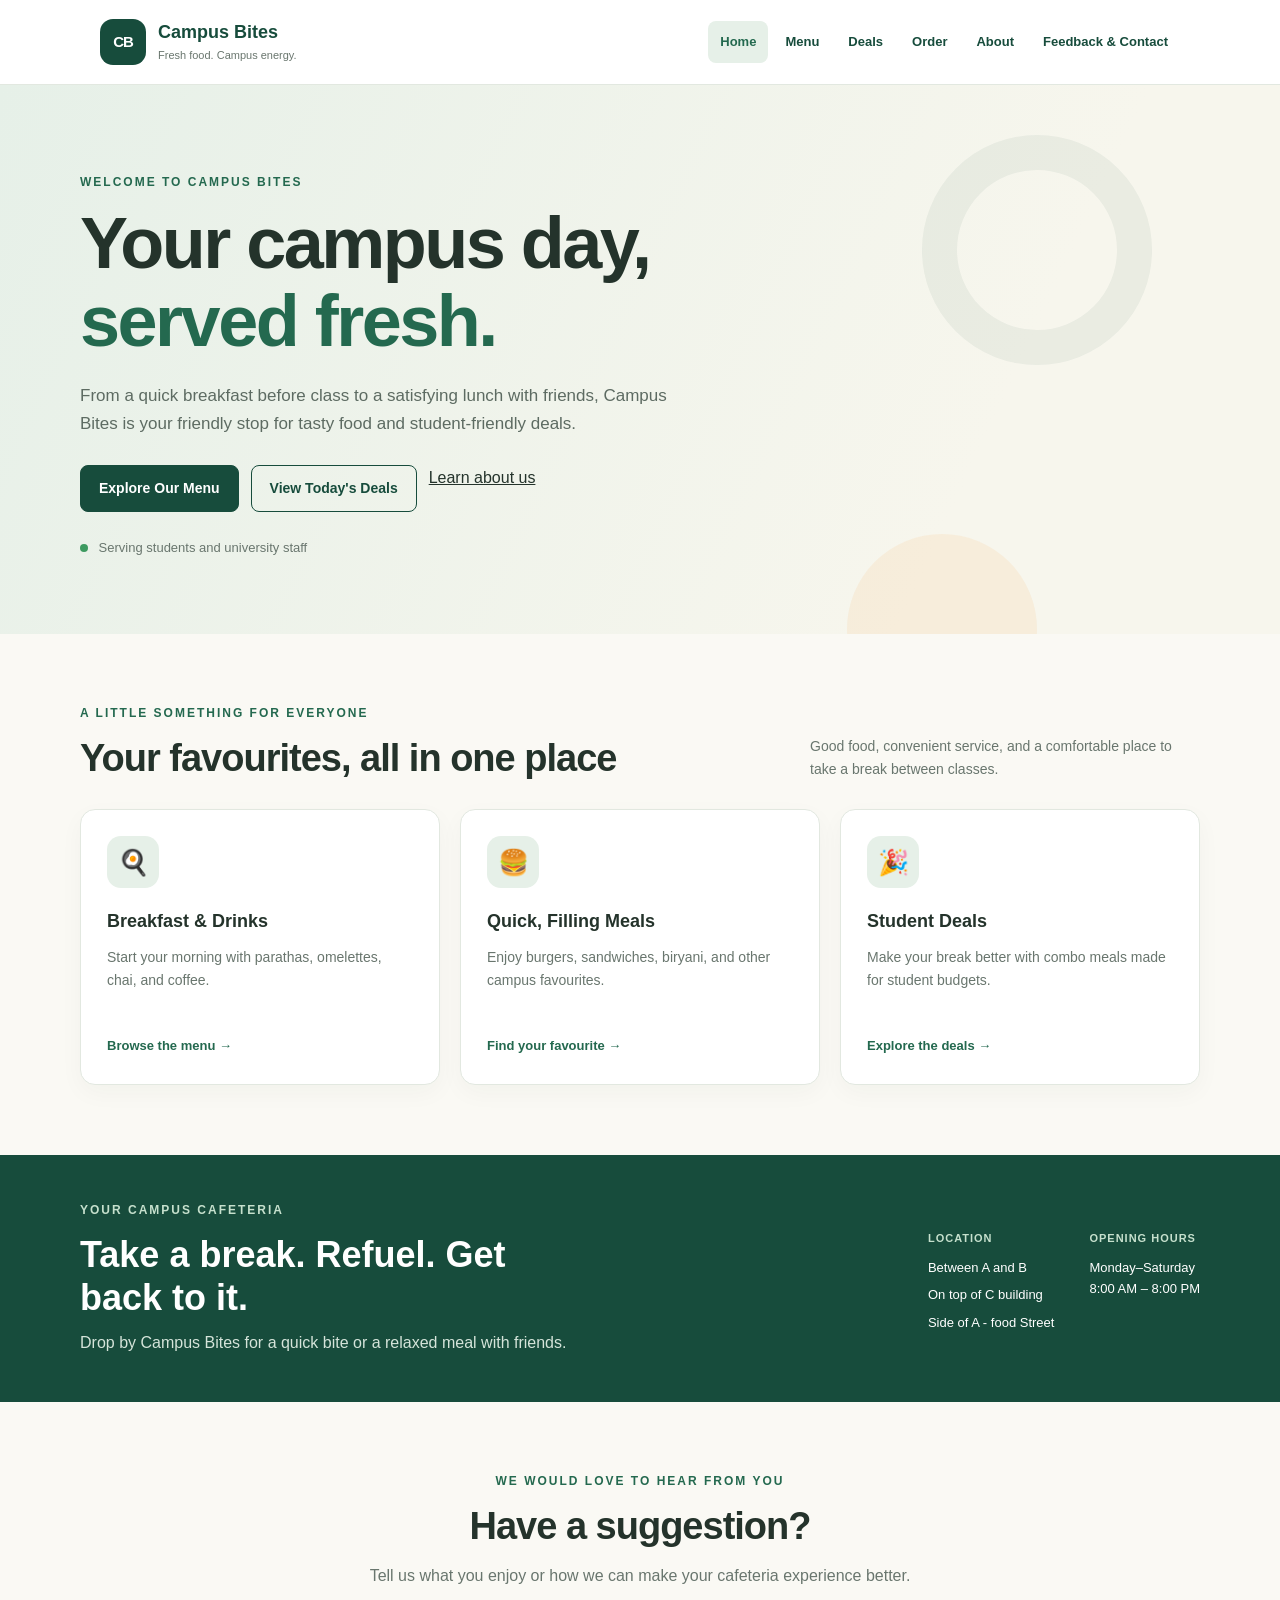
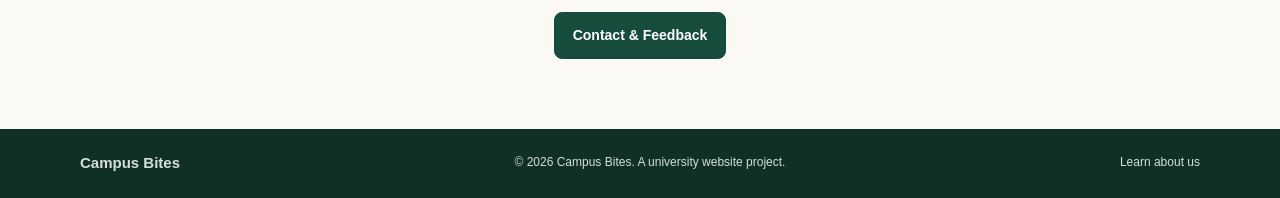
<file: src/index.html>
<!DOCTYPE html>
<html lang="en">
<head>
    <meta charset="UTF-8">
    <meta name="viewport" content="width=device-width, initial-scale=1.0">
    <meta name="description" content="Welcome to Campus Bites, your campus cafeteria for fresh meals, student deals, and quick service.">
    <title>Campus Bites | Home</title>
    <link rel="stylesheet" href="../styles/style.css">
</head>
<body>
    <header class="site-header">
        <div class="container navbar">
            <a class="brand" href="index.html" aria-label="Campus Bites home">
                <span class="brand-icon">CB</span>
                <span class="brand-text">Campus Bites<small>Fresh food. Campus energy.</small></span>
            </a>

            <nav class="nav-links" aria-label="Main navigation">
                <a class="active" href="index.html" aria-current="page">Home</a>
                <a href="menu.html">Menu</a>
		<a href="deals.html">Deals</a>
        <a href="order.html">Order</a>
        <a href="about.html">About</a>
        <a href="feedback.html">Feedback & Contact</a>
            </nav>

        </div>
    </header>

    <main>
        <section class="hero">
            <div class="container hero-content">
                <p class="eyebrow">WELCOME TO CAMPUS BITES</p>
                <h1>Your campus day,<br><span>served fresh.</span></h1>
                <p class="hero-description">
                    From a quick breakfast before class to a satisfying lunch with friends,
                    Campus Bites is your friendly stop for tasty food and student-friendly deals.
                </p>
                <div class="hero-actions">
                    <a class="button button-primary" href="menu.html">Explore Our Menu</a>
                    <a class="button button-secondary" href="deals.html">View Today's Deals</a>
                    <a href="about.html">Learn about us</a>
                </div>
                <div class="opening-status">
                    <span class="status-dot"></span>
                    Serving students and university staff
                </div>
            </div>
            <div class="hero-decoration decoration-one"></div>
            <div class="hero-decoration decoration-two"></div>
        </section>

        <section class="section container">
            <div class="section-heading">
                <div>
                    <p class="eyebrow">A LITTLE SOMETHING FOR EVERYONE</p>
                    <h2>Your favourites, all in one place</h2>
                </div>
                <p>Good food, convenient service, and a comfortable place to take a break between classes.</p>
            </div>

            <div class="feature-grid">
                <article class="feature-card">
                    <div class="feature-icon" aria-hidden="true">🍳</div>
                    <h3>Breakfast & Drinks</h3>
                    <p>Start your morning with parathas, omelettes, chai, and coffee.</p>
                    <a class="text-link" href="menu.html">Browse the menu <span aria-hidden="true">→</span></a>
                </article>

                <article class="feature-card">
                    <div class="feature-icon" aria-hidden="true">🍔</div>
                    <h3>Quick, Filling Meals</h3>
                    <p>Enjoy burgers, sandwiches, biryani, and other campus favourites.</p>
                    <a class="text-link" href="menu.html">Find your favourite <span aria-hidden="true">→</span></a>
                </article>

                <article class="feature-card">
                    <div class="feature-icon" aria-hidden="true">🎉</div>
                    <h3>Student Deals</h3>
                    <p>Make your break better with combo meals made for student budgets.</p>
                    <a class="text-link" href="deals.html">Explore the deals <span aria-hidden="true">→</span></a>
                </article>
            </div>
        </section>

        <section class="visit-section">
            <div class="container visit-content">
                <div>
                    <p class="eyebrow eyebrow-light">YOUR CAMPUS CAFETERIA</p>
                    <h2>Take a break. Refuel. Get back to it.</h2>
                    <p>Drop by Campus Bites for a quick bite or a relaxed meal with friends.</p>
                </div>
                <div class="visit-details">
                    <div>
                        <span class="detail-label">LOCATION</span>
                        <p>Between A and B</p>
                        <p>On top of C building</p>
                        <p>Side of A - food Street</p>
                    </div>
                    <div>
                        <span class="detail-label">OPENING HOURS</span>
                        <p>Monday–Saturday<br>8:00 AM – 8:00 PM</p>
                    </div>
                </div>
            </div>
        </section>

        <section class="section container final-cta">
            <p class="eyebrow">WE WOULD LOVE TO HEAR FROM YOU</p>
            <h2>Have a suggestion?</h2>
            <p>Tell us what you enjoy or how we can make your cafeteria experience better.</p>
            <a class="button button-primary" href="feedback.html">Contact & Feedback</a>
        </section>
    </main>

    <footer class="site-footer">
        <div class="container footer-content">
            <a class="footer-brand" href="index.html">Campus Bites</a>
            <p>© 2026 Campus Bites. A university website project.</p>
            <a href="about.html">Learn about us</a>
        </div>
    </footer>
</body>
</html>
</file>
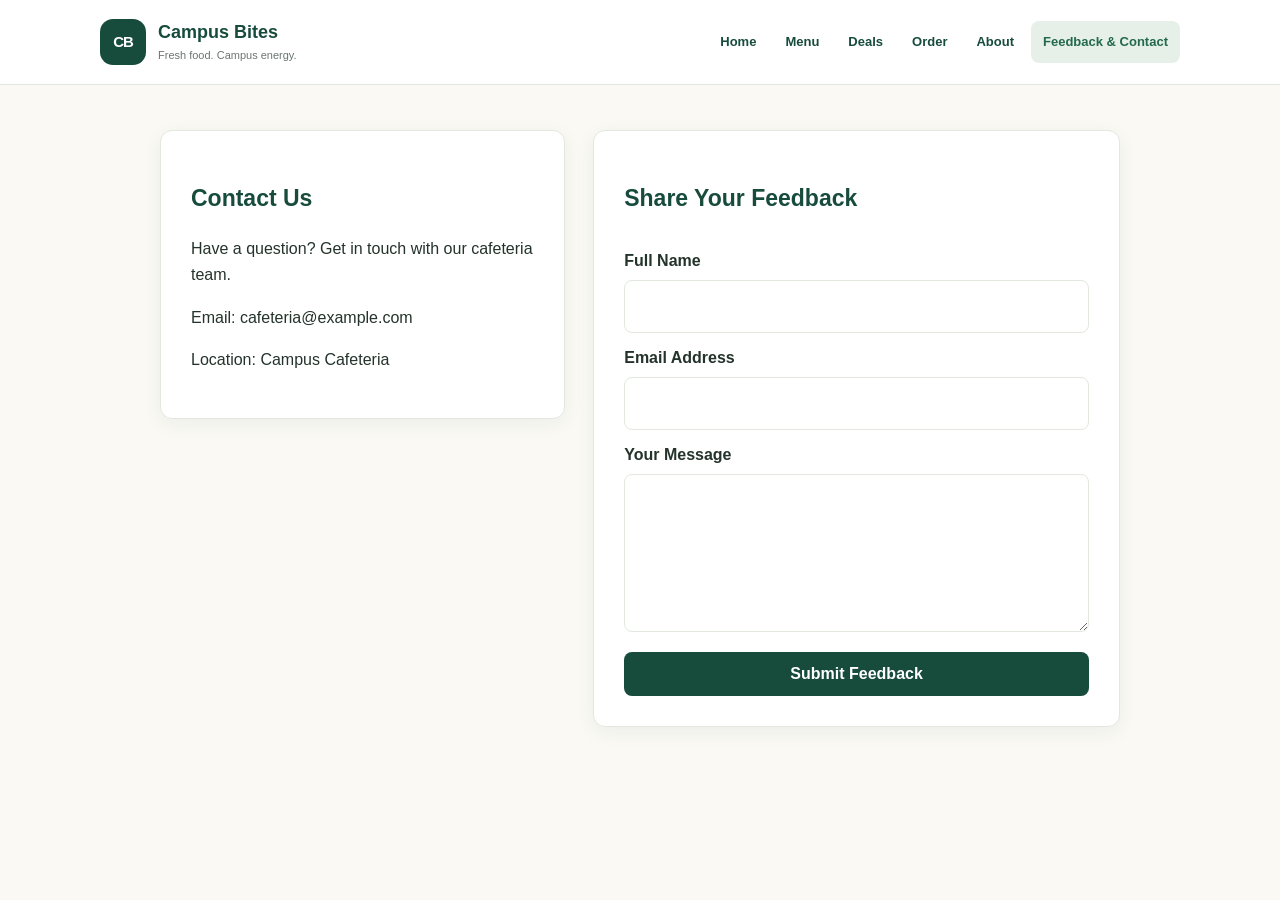
<file: src/feedback.html>
<!DOCTYPE html>
<html lang="en">
<head>
    <meta charset="UTF-8">
    <meta name="viewport" content="width=device-width, initial-scale=1.0">
    <title>Feedback & Contact | Campus Cafeteria</title>
    <link rel="stylesheet" href="../styles/style.css">
</head>
<body>
    <header class="site-header">
        <div class="container navbar">
            <a class="brand" href="index.html" aria-label="Campus Bites home">
                <span class="brand-icon">CB</span>
                <span class="brand-text">Campus Bites<small>Fresh food. Campus energy.</small></span>
            </a>

            <nav class="nav-links" aria-label="Main navigation">
                <a href="index.html" >Home</a>
                <a href="menu.html">Menu</a>
		<a href="deals.html">Deals</a>
        <a href="order.html">Order</a>
        <a href="about.html">About</a>
        <a href="feedback.html" class="active" aria-current="page">Feedback & Contact</a>
            </nav>

        </div>
    </header>
    <main>
        <section class="contact">
            <h2>Contact Us</h2>
            <p>Have a question? Get in touch with our cafeteria team.</p>
            <p>Email: cafeteria@example.com</p>
            <p>Location: Campus Cafeteria</p>
        </section>

        <section class="feedback">
            <h2>Share Your Feedback</h2>

            <form>
                <label for="name">Full Name</label>
                <input type="text" id="name" name="name" required>

                <label for="email">Email Address</label>
                <input type="email" id="email" name="email" required>

                <label for="message">Your Message</label>
                <textarea id="message" name="message" rows="5" required></textarea>

                <button type="submit">Submit Feedback</button>
            </form>
        </section>
    </main>
</body>
</html>
</file>
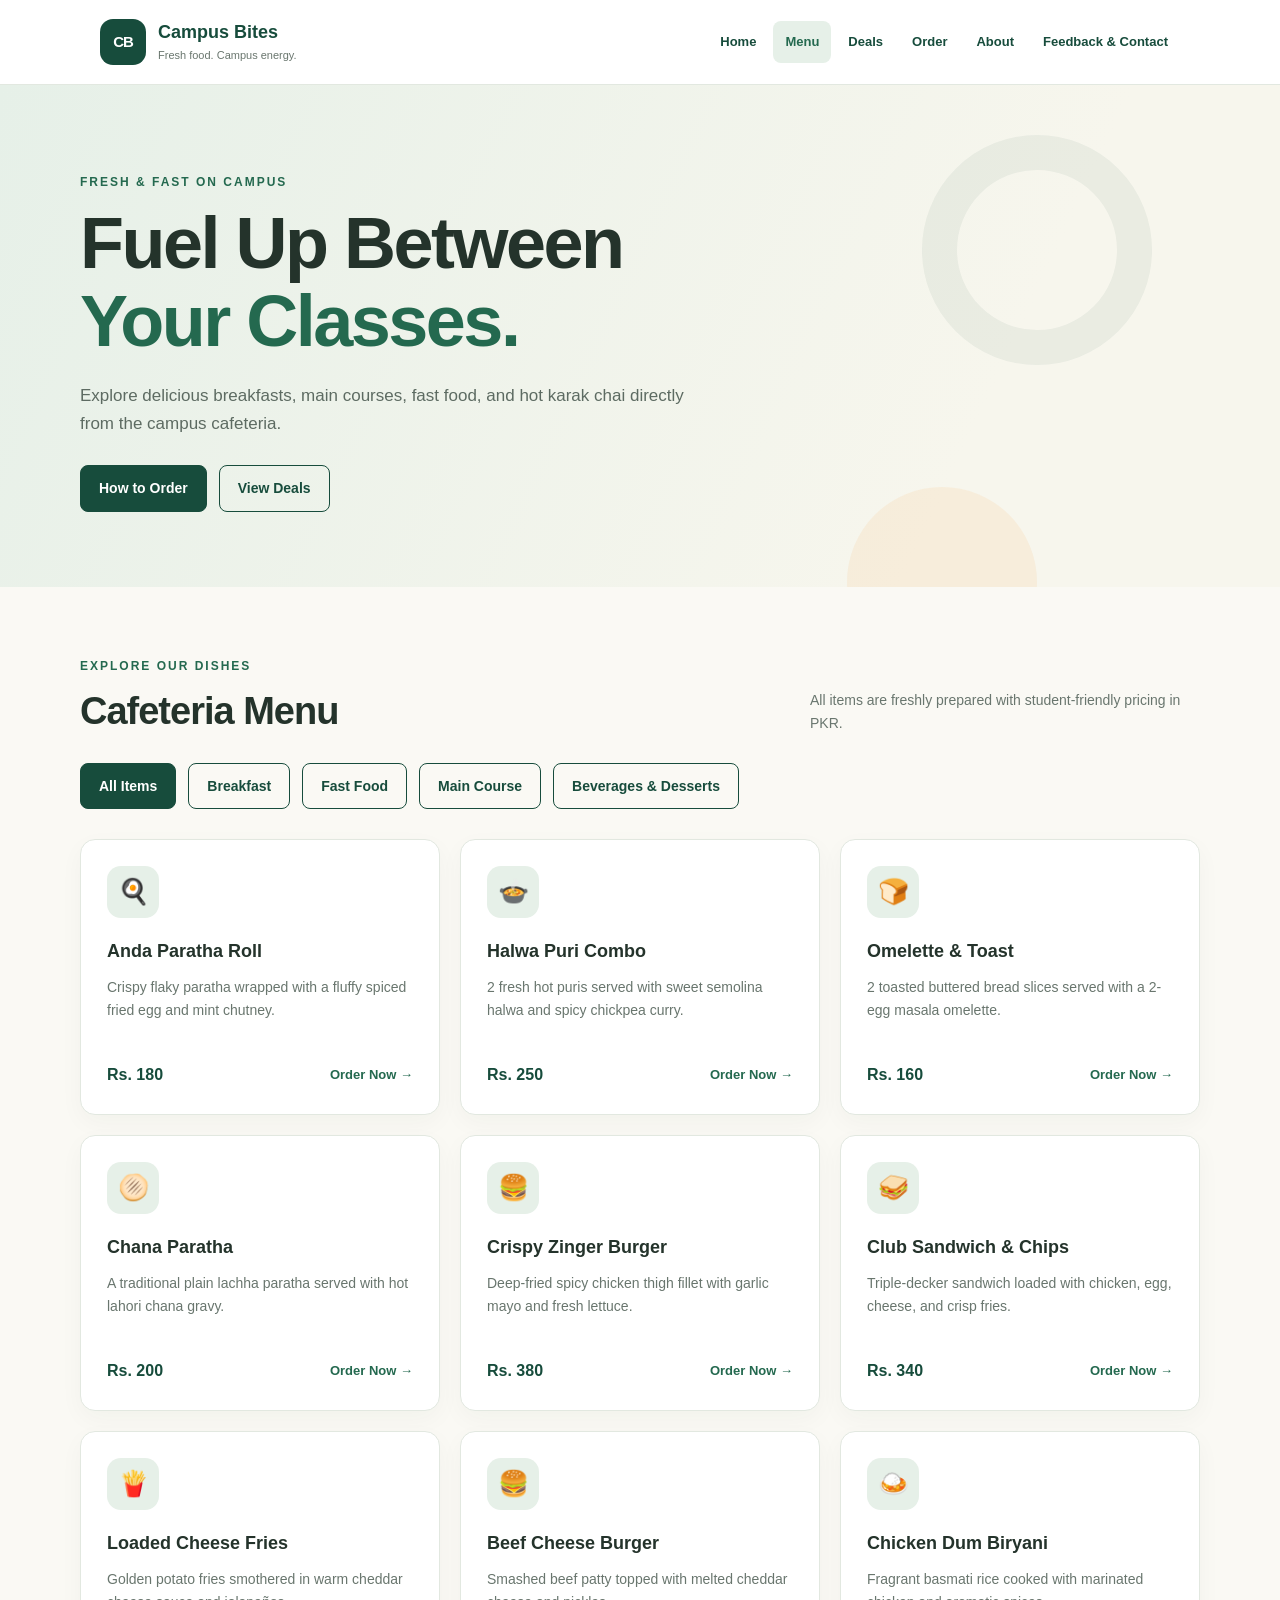
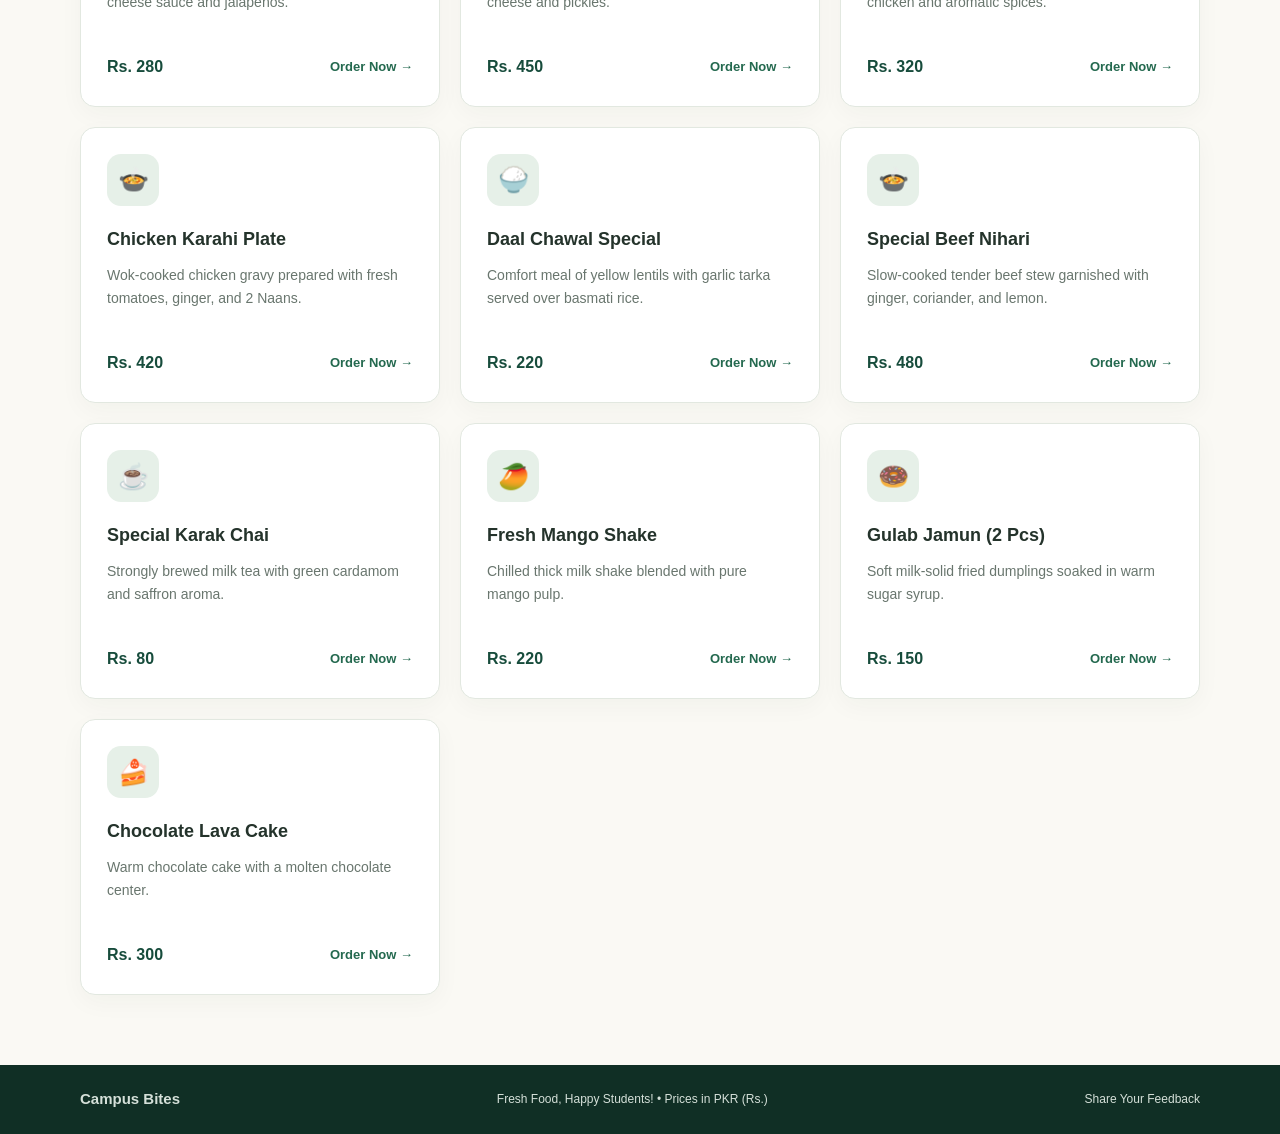
<file: src/menu.html>
<!DOCTYPE html>
<html lang="en">
<head>
    <meta charset="UTF-8">
    <meta name="viewport" content="width=device-width, initial-scale=1.0">
    <title>Campus Bites - Menu</title>
    <!-- Shared Stylesheet -->
    <link rel="stylesheet" href="../styles/style.css">
</head>
<body>

    <!-- Header & Navigation -->
    <header class="site-header">
        <div class="container navbar">
            <a class="brand" href="index.html" aria-label="Campus Bites home">
                <span class="brand-icon">CB</span>
                <span class="brand-text">Campus Bites<small>Fresh food. Campus energy.</small></span>
            </a>

            <nav class="nav-links" aria-label="Main navigation">
                <a href="index.html" >Home</a>
                <a href="menu.html" class="active" aria-current="page">Menu</a>
		<a href="deals.html">Deals</a>
        <a href="order.html">Order</a>
        <a href="about.html">About</a>
        <a href="feedback.html">Feedback & Contact</a>
            </nav>

        </div>
    </header>

    <!-- Main Content -->
    <main>
        <!-- Hero Section -->
        <section class="hero">
            <div class="container hero-content">
                <p class="eyebrow">FRESH & FAST ON CAMPUS</p>
                <h1>
                    Fuel Up Between<br>
                    <span>Your Classes.</span>
                </h1>
                <p class="hero-description">
                    Explore delicious breakfasts, main courses, fast food, and hot karak chai directly from the campus cafeteria.
                </p>
                <div class="hero-actions">
                    <a href="order.html" class="button button-primary">How to Order</a>
                    <a href="deals.html" class="button button-secondary">View Deals</a>
                </div>
            </div>
            <div class="hero-decoration decoration-one"></div>
            <div class="hero-decoration decoration-two"></div>
        </section>

        <!-- Menu Section -->
        <section class="section">
            <div class="container">
                <div class="section-heading">
                    <div>
                        <p class="eyebrow">EXPLORE OUR DISHES</p>
                        <h2>Cafeteria Menu</h2>
                    </div>
                    <p>All items are freshly prepared with student-friendly pricing in PKR.</p>
                </div>

                <!-- Category Filters -->
                <div class="hero-actions" style="margin-bottom: 30px;">
                    <button type="button" onclick="filterMenu('all')" class="button button-primary" id="btn-all">All Items</button>
                    <button type="button" onclick="filterMenu('Breakfast')" class="button button-secondary" id="btn-Breakfast">Breakfast</button>
                    <button type="button" onclick="filterMenu('Fast Food')" class="button button-secondary" id="btn-Fast Food">Fast Food</button>
                    <button type="button" onclick="filterMenu('Main Course')" class="button button-secondary" id="btn-Main Course">Main Course</button>
                    <button type="button" onclick="filterMenu('Beverages & Desserts')" class="button button-secondary" id="btn-Beverages & Desserts">Beverages & Desserts</button>
                </div>

                <!-- Food Cards Grid -->
                <div class="feature-grid" id="menu-grid">
                    <!-- Dynamic Menu Items Injected via JS -->
                </div>
            </div>
        </section>
    </main>

    <!-- Footer -->
    <footer class="site-footer">
        <div class="container footer-content">
            <a href="index.html" class="footer-brand">Campus Bites</a>
            <p>Fresh Food, Happy Students! &bull; Prices in PKR (Rs.)</p>
            <a href="feedback.html">Share Your Feedback</a>
        </div>
    </footer>

    <!-- JavaScript Logic -->
    <script>
        const menuData = [
            // Breakfast
            { name: 'Anda Paratha Roll', category: 'Breakfast', price: 180, desc: 'Crispy flaky paratha wrapped with a fluffy spiced fried egg and mint chutney.', icon: '🍳' },
            { name: 'Halwa Puri Combo', category: 'Breakfast', price: 250, desc: '2 fresh hot puris served with sweet semolina halwa and spicy chickpea curry.', icon: '🍲' },
            { name: 'Omelette & Toast', category: 'Breakfast', price: 160, desc: '2 toasted buttered bread slices served with a 2-egg masala omelette.', icon: '🍞' },
            { name: 'Chana Paratha', category: 'Breakfast', price: 200, desc: 'A traditional plain lachha paratha served with hot lahori chana gravy.', icon: '🫓' },

            // Fast Food
            { name: 'Crispy Zinger Burger', category: 'Fast Food', price: 380, desc: 'Deep-fried spicy chicken thigh fillet with garlic mayo and fresh lettuce.', icon: '🍔' },
            { name: 'Club Sandwich & Chips', category: 'Fast Food', price: 340, desc: 'Triple-decker sandwich loaded with chicken, egg, cheese, and crisp fries.', icon: '🥪' },
            { name: 'Loaded Cheese Fries', category: 'Fast Food', price: 280, desc: 'Golden potato fries smothered in warm cheddar cheese sauce and jalapeños.', icon: '🍟' },
            { name: 'Beef Cheese Burger', category: 'Fast Food', price: 450, desc: 'Smashed beef patty topped with melted cheddar cheese and pickles.', icon: '🍔' },

            // Main Course
            { name: 'Chicken Dum Biryani', category: 'Main Course', price: 320, desc: 'Fragrant basmati rice cooked with marinated chicken and aromatic spices.', icon: '🍛' },
            { name: 'Chicken Karahi Plate', category: 'Main Course', price: 420, desc: 'Wok-cooked chicken gravy prepared with fresh tomatoes, ginger, and 2 Naans.', icon: '🍲' },
            { name: 'Daal Chawal Special', category: 'Main Course', price: 220, desc: 'Comfort meal of yellow lentils with garlic tarka served over basmati rice.', icon: '🍚' },
            { name: 'Special Beef Nihari', category: 'Main Course', price: 480, desc: 'Slow-cooked tender beef stew garnished with ginger, coriander, and lemon.', icon: '🍲' },

            // Beverages & Desserts
            { name: 'Special Karak Chai', category: 'Beverages & Desserts', price: 80, desc: 'Strongly brewed milk tea with green cardamom and saffron aroma.', icon: '☕' },
            { name: 'Fresh Mango Shake', category: 'Beverages & Desserts', price: 220, desc: 'Chilled thick milk shake blended with pure mango pulp.', icon: '🥭' },
            { name: 'Gulab Jamun (2 Pcs)', category: 'Beverages & Desserts', price: 150, desc: 'Soft milk-solid fried dumplings soaked in warm sugar syrup.', icon: '🍩' },
            { name: 'Chocolate Lava Cake', category: 'Beverages & Desserts', price: 300, desc: 'Warm chocolate cake with a molten chocolate center.', icon: '🍰' }
        ];

        function renderMenu(category = 'all') {
            const grid = document.getElementById('menu-grid');
            grid.innerHTML = '';

            const filtered = category === 'all' 
                ? menuData 
                : menuData.filter(item => item.category === category);

            filtered.forEach(item => {
                const card = document.createElement('article');
                card.className = 'feature-card';
                card.innerHTML = `
                    <div class="feature-icon" aria-hidden="true">${item.icon}</div>
                    <h3>${item.name}</h3>
                    <p>${item.desc}</p>
                    <div style="display: flex; justify-content: space-between; align-items: center; margin-top: 10px;">
                        <span style="font-weight: 800; color: var(--green); font-size: 16px;">Rs. ${item.price}</span>
                        <a href="order.html" class="text-link">Order Now →</a>
                    </div>
                `;
                grid.appendChild(card);
            });
        }

        function filterMenu(category) {
            renderMenu(category);
            const buttons = document.querySelectorAll('.hero-actions button');
            buttons.forEach(btn => {
                btn.className = 'button button-secondary';
            });
            const activeBtn = document.getElementById(`btn-${category}`);
            if (activeBtn) {
                activeBtn.className = 'button button-primary';
            }
        }

        // Initial Load
        window.onload = function() {
            renderMenu('all');
        };
    </script>
</body>
</html>
</file>
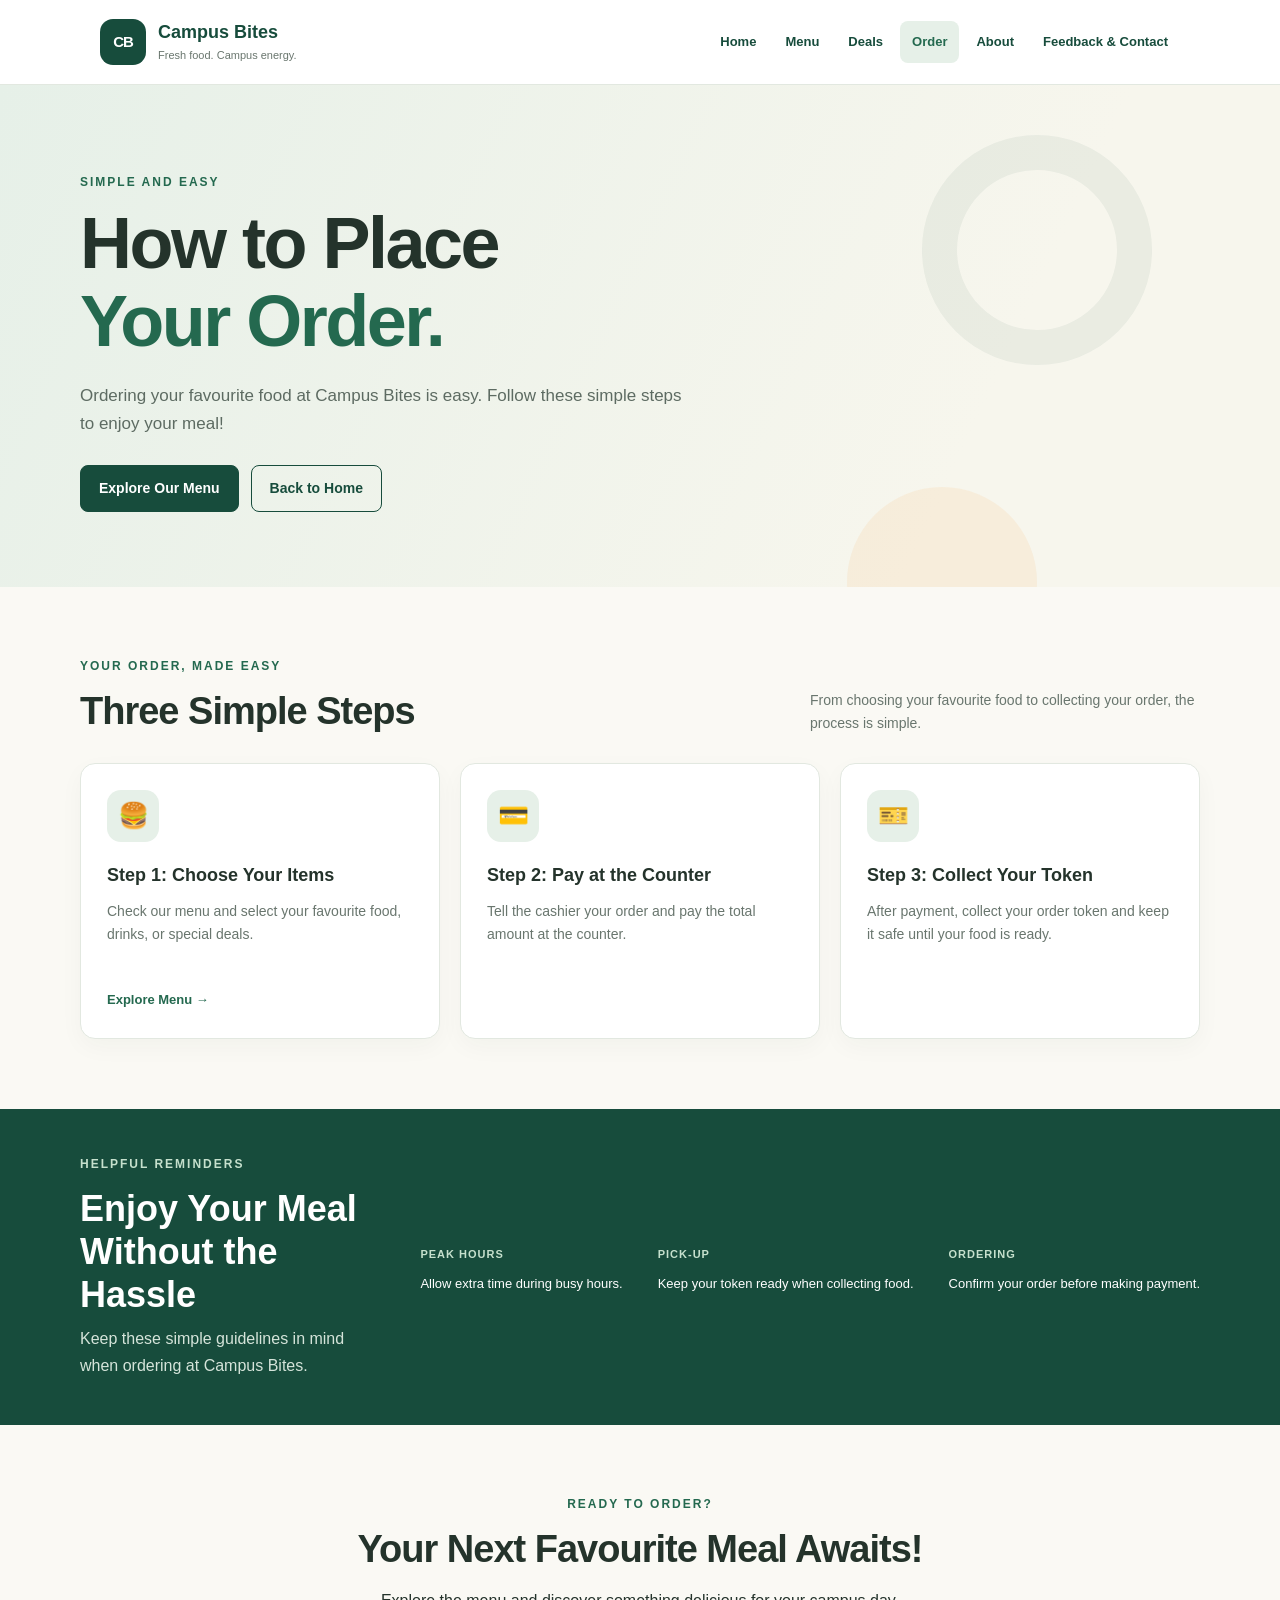
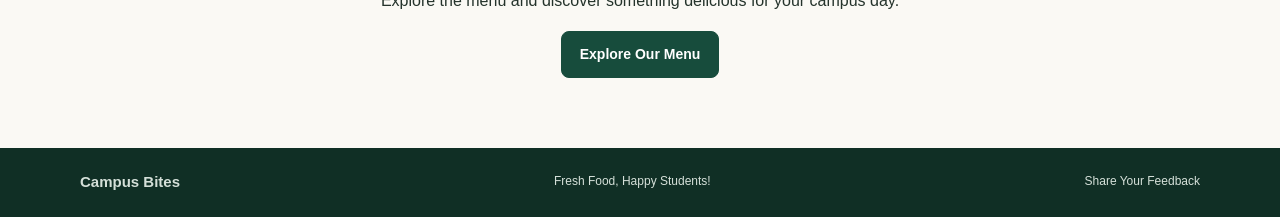
<file: src/order.html>
<!DOCTYPE html>
<html lang="en">
<head>
    <meta charset="UTF-8">
    <meta name="viewport" content="width=device-width, initial-scale=1.0">

    <title>How to Order - Campus Bites</title>

   <link rel="stylesheet" href="../styles/style.css">
</head>

<body>

    <!-- Header and Navigation -->
    <header class="site-header">
        <div class="container navbar">
            <a class="brand" href="index.html" aria-label="Campus Bites home">
                <span class="brand-icon">CB</span>
                <span class="brand-text">Campus Bites<small>Fresh food. Campus energy.</small></span>
            </a>

            <nav class="nav-links" aria-label="Main navigation">
                <a href="index.html" >Home</a>
                <a href="menu.html">Menu</a>
		<a href="deals.html">Deals</a>
        <a href="order.html" class="active" aria-current="page">Order</a>
        <a href="about.html">About</a>
        <a href="feedback.html">Feedback & Contact</a>
            </nav>

        </div>
    </header>
    <!-- Main Content -->
    <main>

        <!-- Hero Section -->
        <section class="hero">
            <div class="container hero-content">

                <p class="eyebrow">SIMPLE AND EASY</p>

                <h1>
                    How to Place<br>
                    <span>Your Order.</span>
                </h1>

                <p class="hero-description">
                    Ordering your favourite food at Campus Bites is easy.
                    Follow these simple steps to enjoy your meal!
                </p>

                <div class="hero-actions">
                    <a href="menu.html" class="button button-primary">
                        Explore Our Menu
                    </a>

                    <a href="index.html" class="button button-secondary">
                        Back to Home
                    </a>
                </div>

            </div>

            <div class="hero-decoration decoration-one"></div>
            <div class="hero-decoration decoration-two"></div>
        </section>

        <!-- Ordering Steps -->
        <section class="section">
            <div class="container">

                <div class="section-heading">
                    <div>
                        <p class="eyebrow">YOUR ORDER, MADE EASY</p>
                        <h2>Three Simple Steps</h2>
                    </div>

                    <p>
                        From choosing your favourite food to collecting
                        your order, the process is simple.
                    </p>
                </div>

                <div class="feature-grid">

                    <!-- Step 1 -->
                    <article class="feature-card">
                        <div class="feature-icon" aria-hidden="true">
                            🍔
                        </div>

                        <h3>Step 1: Choose Your Items</h3>

                        <p>
                            Check our menu and select your favourite food,
                            drinks, or special deals.
                        </p>

                        <a href="menu.html" class="text-link">
                            Explore Menu →
                        </a>
                    </article>

                    <!-- Step 2 -->
                    <article class="feature-card">
                        <div class="feature-icon" aria-hidden="true">
                            💳
                        </div>

                        <h3>Step 2: Pay at the Counter</h3>

                        <p>
                            Tell the cashier your order and pay the total
                            amount at the counter.
                        </p>
                    </article>

                    <!-- Step 3 -->
                    <article class="feature-card">
                        <div class="feature-icon" aria-hidden="true">
                            🎫
                        </div>

                        <h3>Step 3: Collect Your Token</h3>

                        <p>
                            After payment, collect your order token and
                            keep it safe until your food is ready.
                        </p>
                    </article>

                </div>

            </div>
        </section>

        <!-- Helpful Reminders -->
        <section class="visit-section">
            <div class="container visit-content">

                <div>
                    <p class="eyebrow eyebrow-light">
                        HELPFUL REMINDERS
                    </p>

                    <h2>Enjoy Your Meal Without the Hassle</h2>

                    <p>
                        Keep these simple guidelines in mind when
                        ordering at Campus Bites.
                    </p>
                </div>

                <div class="visit-details">

                    <div>
                        <span class="detail-label">PEAK HOURS</span>
                        <p>Allow extra time during busy hours.</p>
                    </div>

                    <div>
                        <span class="detail-label">PICK-UP</span>
                        <p>Keep your token ready when collecting food.</p>
                    </div>

                    <div>
                        <span class="detail-label">ORDERING</span>
                        <p>Confirm your order before making payment.</p>
                    </div>

                </div>

            </div>
        </section>

        <!-- Final Call to Action -->
        <section class="section final-cta">
            <div class="container">

                <p class="eyebrow">READY TO ORDER?</p>

                <h2>Your Next Favourite Meal Awaits!</h2>

                <p>
                    Explore the menu and discover something delicious
                    for your campus day.
                </p>

                <a href="menu.html" class="button button-primary">
                    Explore Our Menu
                </a>

            </div>
        </section>

    </main>

    <!-- Footer -->
    <footer class="site-footer">
        <div class="container footer-content">

            <span class="footer-brand">Campus Bites</span>

            <p>Fresh Food, Happy Students!</p>

            <a href="feedback.html">Share Your Feedback</a>

        </div>
    </footer>

</body>
</html>
</file>
<file: styles/style.css>
/* Campus Bites — shared website stylesheet */
:root {
    --green: #174c3c;
    --green-light: #24694f;
    --mint: #e6f0e8;
    --cream: #faf9f4;
    --ink: #24332b;
    --muted: #69766e;
    --border: #e2e8e0;
    --white: #ffffff;
    --orange: #f2ad5d;
}

* {
    box-sizing: border-box;
}

html {
    scroll-behavior: smooth;
}

body {
    margin: 0;
    background: var(--cream);
    color: var(--ink);
    font-family: Arial, Helvetica, sans-serif;
    line-height: 1.65;
}

a {
    color: inherit;
}

.container {
    width: min(1120px, 91%);
    margin: 0 auto;
}

/* Navigation bar */
.site-header {
    position: relative;
    z-index: 5;
    background: var(--white);
    border-bottom: 1px solid var(--border);
}

.navbar {
    min-height: 84px;
    display: flex;
    align-items: center;
    justify-content: space-between;
    gap: 28px;
}

.brand {
    display: flex;
    align-items: center;
    gap: 12px;
    text-decoration: none;
    flex-shrink: 0;
}

.brand-icon {
    width: 46px;
    height: 46px;
    display: grid;
    place-items: center;
    border-radius: 13px;
    background: var(--green);
    color: var(--white);
    font-size: 15px;
    font-weight: 800;
    letter-spacing: -1px;
}

.brand-text {
    color: var(--green);
    font-size: 18px;
    font-weight: 800;
    line-height: 1.2;
}

.brand-text small {
    display: block;
    margin-top: 5px;
    color: var(--muted);
    font-size: 11px;
    font-weight: 400;
}

.nav-links {
    display: flex;
    align-items: center;
    justify-content: flex-end;
    flex-wrap: wrap;
    gap: 5px;
}

.nav-links a {
    padding: 10px 12px;
    border-radius: 8px;
    color: #4e5c53;
    font-size: 13px;
    font-weight: 700;
    text-decoration: none;
    transition: background 0.2s ease, color 0.2s ease;
}

.nav-links a:hover,
.nav-links a.active {
    background: var(--mint);
    color: var(--green);
}

/* Home hero */
.hero {
    position: relative;
    overflow: hidden;
    background: linear-gradient(115deg, #e6f0e8 0%, #f7f6ed 75%);
    padding: 88px 0 75px;
}

.hero-content {
    position: relative;
    z-index: 1;
}

.eyebrow {
    margin: 0 0 12px;
    color: var(--green-light);
    font-size: 12px;
    font-weight: 800;
    letter-spacing: 2px;
}

.hero h1 {
    margin: 0;
    color: var(--ink);
    font-size: clamp(42px, 6vw, 72px);
    line-height: 1.08;
    letter-spacing: -2.5px;
}

.hero h1 span {
    color: var(--green-light);
}

/* ==============================
   DEALS PAGE STYLING
============================== */

.deals-hero {
    display: flex;
    align-items: center;
    justify-content: space-between;
    padding: 80px 10%;
    background: linear-gradient(115deg, #e6f0e8 0%, #f7f6ed 75%);
    min-height: 350px;
    gap: 30px;
}

.deals-hero .hero-content {
    max-width: 550px;
}

.deals-hero .eyebrow {
    color: var(--green-light);
    font-size: 13px;
    font-weight: bold;
    letter-spacing: 2px;
}

.deals-hero .hero-content h1 {
    font-size: 48px;
    color: var(--ink);
    margin: 15px 0;
}

.deals-hero .hero-content p {
    color: var(--muted);
    line-height: 1.7;
    margin-bottom: 25px;
}

.primary-btn {
    display: inline-block;
    background: var(--green);
    color: var(--white);
    padding: 12px 25px;
    border-radius: 8px;
    text-decoration: none;
    transition: 0.3s;
}

.primary-btn:hover {
    background: var(--green-light);
}

.hero-offer {
    width: 200px;
    height: 200px;
    border-radius: 50%;
    background: var(--green);
    color: var(--white);
    display: flex;
    flex-direction: column;
    justify-content: center;
    align-items: center;
    flex-shrink: 0;
}

.hero-offer strong {
    font-size: 55px;
}

.deals-section {
    padding: 70px 8%;
}

.deals-section .section-heading {
    display: block;
    text-align: center;
}

.deals-section .section-heading h2 {
    font-size: 32px;
    margin: 12px 0;
    color: var(--green);
}

.deals-section .section-heading p {
    color: var(--muted);
}

/* Search and Filters */

.deals-toolbar {
    display: flex;
    gap: 15px;
    margin-bottom: 35px;
    justify-content: center;
    flex-wrap: wrap;
}

.deals-toolbar input,
.deals-toolbar select {
    padding: 12px 15px;
    border: 1px solid var(--border);
    border-radius: 8px;
    font-size: 14px;
    outline: none;
}

.deals-toolbar input {
    flex: 1;
    min-width: 180px;
}

.deals-toolbar select {
    min-width: 170px;
}

/* Product Grid */

.deals-grid {
    display: grid;
    grid-template-columns: repeat(4, 1fr);
    gap: 25px;
}

.deal-card {
    background: var(--white);
    border: 1px solid var(--border);
    border-radius: 10px;
    overflow: hidden;
    transition: 0.3s;
}

.deal-card:hover {
    transform: translateY(-5px);
    box-shadow: 0 8px 20px rgba(23, 76, 60, 0.1);
}

.deal-image {
    position: relative;
    height: 220px;
    overflow: hidden;
}

.deal-image img {
    width: 100%;
    height: 100%;
    object-fit: cover;
}

.discount-badge {
    position: absolute;
    top: 12px;
    left: 12px;
    background: var(--orange);
    color: var(--ink);
    padding: 7px 12px;
    border-radius: 4px;
    font-size: 12px;
    font-weight: bold;
    z-index: 1;
}

.deal-info {
    padding: 18px;
}

.product-category {
    color: var(--muted);
    font-size: 12px;
}

.deal-info h3 {
    font-size: 17px;
    margin: 10px 0;
    color: var(--green);
}

.product-rating {
    color: #f4b400;
    margin-bottom: 12px;
    letter-spacing: 2px;
}

.deal-price {
    display: flex;
    align-items: center;
    gap: 10px;
    margin-bottom: 18px;
    flex-wrap: wrap;
}

.deal-price strong {
    color: var(--green);
    font-size: 18px;
}

.deal-price del {
    color: var(--muted);
    font-size: 13px;
}

.add-cart-btn {
    display: block;
    text-align: center;
    padding: 11px;
    background: var(--green);
    color: var(--white);
    text-decoration: none;
    border-radius: 8px;
    transition: 0.3s;
}

.add-cart-btn:hover {
    background: var(--green-light);
}

/* Deals Responsive Design */

@media (max-width: 1000px) {
    .deals-grid {
        grid-template-columns: repeat(2, 1fr);
    }

    .deals-hero {
        padding: 60px 6%;
    }
}

@media (max-width: 600px) {
    .deals-hero {
        flex-direction: column;
        text-align: center;
        padding: 50px 20px;
    }

    .deals-hero .hero-content h1 {
        font-size: 36px;
    }

    .hero-offer {
        width: 160px;
        height: 160px;
    }

    .hero-offer strong {
        font-size: 42px;
    }

    .deals-section {
        padding: 45px 5%;
    }

    .deals-grid {
        grid-template-columns: 1fr;
    }

    .deals-toolbar {
        flex-direction: column;
    }

    .deals-toolbar input,
    .deals-toolbar select {
        width: 100%;
    }
}

.hero-description {
    max-width: 610px;
    margin: 22px 0 27px;
    color: #5d6b62;
    font-size: 17px;
}

.hero-actions {
    display: flex;
    flex-wrap: wrap;
    gap: 12px;
}

.button {
    display: inline-flex;
    min-height: 46px;
    align-items: center;
    justify-content: center;
    padding: 11px 18px;
    border: 1px solid var(--green);
    border-radius: 8px;
    font-size: 14px;
    font-weight: 700;
    text-decoration: none;
    transition: transform 0.2s ease, background 0.2s ease;
}

.button:hover {
    transform: translateY(-2px);
}

.button-primary {
    background: var(--green);
    color: var(--white);
}

.button-primary:hover {
    background: var(--green-light);
}

.button-secondary {
    background: transparent;
    color: var(--green);
}

.button-secondary:hover {
    background: rgba(255, 255, 255, 0.65);
}

.opening-status {
    margin-top: 25px;
    color: var(--muted);
    font-size: 13px;
}

.status-dot {
    display: inline-block;
    width: 8px;
    height: 8px;
    margin-right: 7px;
    border-radius: 50%;
    background: #3d9a60;
}

.hero-decoration {
    position: absolute;
    border-radius: 50%;
    pointer-events: none;
}

.decoration-one {
    top: 50px;
    right: 10%;
    width: 230px;
    height: 230px;
    border: 35px solid rgba(23, 76, 60, 0.06);
}

.decoration-two {
    right: 19%;
    bottom: -90px;
    width: 190px;
    height: 190px;
    background: rgba(242, 173, 93, 0.12);
}

/* Feature section */
.section {
    padding-top: 70px;
    padding-bottom: 70px;
}

.section-heading {
    display: flex;
    align-items: flex-end;
    justify-content: space-between;
    gap: 30px;
    margin-bottom: 28px;
}

.section-heading h2,
.final-cta h2 {
    margin: 0;
    font-size: clamp(27px, 3vw, 38px);
    line-height: 1.2;
    letter-spacing: -1px;
}

.section-heading > p {
    max-width: 390px;
    margin: 0;
    color: var(--muted);
    font-size: 14px;
}

.feature-grid {
    display: grid;
    grid-template-columns: repeat(3, minmax(0, 1fr));
    gap: 20px;
}

.feature-card {
    padding: 26px;
    border: 1px solid var(--border);
    border-radius: 15px;
    background: var(--white);
    box-shadow: 0 8px 25px rgba(25, 55, 38, 0.035);
}

.feature-icon {
    display: grid;
    width: 52px;
    height: 52px;
    margin-bottom: 19px;
    place-items: center;
    border-radius: 14px;
    background: var(--mint);
    font-size: 25px;
}

.feature-card h3 {
    margin: 0 0 9px;
    font-size: 18px;
}

.feature-card p {
    min-height: 70px;
    margin: 0 0 16px;
    color: var(--muted);
    font-size: 14px;
}

.text-link {
    color: var(--green-light);
    font-size: 13px;
    font-weight: 800;
    text-decoration: none;
}

.text-link:hover {
    text-decoration: underline;
}

/* Location and opening hours */
.visit-section {
    padding: 46px 0;
    background: var(--green);
    color: var(--white);
}

.visit-content {
    display: flex;
    align-items: center;
    justify-content: space-between;
    gap: 45px;
}

.eyebrow-light {
    color: #c6e0cd;
}

.visit-content h2 {
    max-width: 490px;
    margin: 0 0 10px;
    font-size: clamp(25px, 3vw, 36px);
    line-height: 1.2;
}

.visit-content > div:first-child > p:last-child {
    margin: 0;
    color: #d5e4da;
}

.visit-details {
    display: flex;
    gap: 35px;
    flex-shrink: 0;
}

.detail-label {
    color: #c6e0cd;
    font-size: 11px;
    font-weight: 800;
    letter-spacing: 1px;
}

.visit-details p {
    margin: 6px 0 0;
    font-size: 13px;
}

/* Feedback call to action */
.final-cta {
    text-align: center;
}

.final-cta > p:not(.eyebrow) {
    margin: 14px auto 22px;
    color: var(--muted);
}

.site-footer {
    padding: 22px 0;
    background: #102f25;
    color: #d5e0d9;
    font-size: 12px;
}

.footer-content {
    display: flex;
    align-items: center;
    justify-content: space-between;
    gap: 18px;
}

.footer-content p {
    margin: 0;
}

.footer-content a {
    color: #d5e0d9;
    text-decoration: none;
}

.footer-content a:hover {
    text-decoration: underline;
}

.footer-brand {
    font-size: 15px;
    font-weight: 800;
}

/* Responsive layout for tablets and mobile screens */
@media (max-width: 900px) {
    .navbar {
        align-items: flex-start;
        flex-direction: column;
        justify-content: center;
        gap: 12px;
        padding-top: 16px;
        padding-bottom: 16px;
    }

    .nav-links {
        justify-content: flex-start;
    }

    .nav-links a {
        padding: 8px 10px;
    }

    .hero {
        padding: 70px 0 60px;
    }

    .decoration-one {
        right: -70px;
    }

    .feature-grid {
        grid-template-columns: repeat(2, minmax(0, 1fr));
    }

    .visit-content,
    .visit-details {
        align-items: flex-start;
        flex-direction: column;
        gap: 20px;
    }
}

@media (max-width: 600px) {
    .container {
        width: 92%;
    }

    .nav-links {
        display: grid;
        width: 100%;
        grid-template-columns: repeat(3, minmax(0, 1fr));
        gap: 4px;
    }

    .nav-links a {
        padding: 9px 3px;
        text-align: center;
        font-size: 11px;
    }

    .hero {
        padding: 58px 0 48px;
    }

    .hero h1 {
        font-size: 43px;
        letter-spacing: -1.5px;
    }

    .hero-description {
        font-size: 15px;
    }

    .hero-actions {
        align-items: stretch;
        flex-direction: column;
    }

    .button {
        width: 100%;
    }

    .decoration-one {
        top: 20px;
        right: -135px;
        width: 190px;
        height: 190px;
    }

    .section {
        padding-top: 48px;
        padding-bottom: 48px;
    }

    .section-heading {
        align-items: flex-start;
        flex-direction: column;
        gap: 13px;
    }

    .feature-grid {
        grid-template-columns: 1fr;
    }

    .feature-card p {
        min-height: auto;
    }

    .visit-details {
        gap: 16px;
    }

    .footer-content {
        align-items: flex-start;
        flex-direction: column;
    }
}


/* ==========================================
   FEEDBACK PAGE STYLING
========================================== */

main:has(.contact, .feedback) {
    max-width: 1000px;
    margin: 45px auto;
    padding: 0 20px;
    display: grid;
    grid-template-columns: 1fr 1.3fr;
    gap: 28px;
    align-items: start;
}

.contact,
.feedback {
    background: var(--white);
    padding: 30px;
    border: 1px solid var(--border);
    border-radius: 12px;
    box-shadow: 0 5px 20px rgba(23, 76, 60, 0.06);
}

.contact h2,
.feedback h2 {
    color: var(--green);
    margin-bottom: 18px;
    font-size: 23px;
}

.contact p {
    margin-bottom: 14px;
    overflow-wrap: anywhere;
}

.feedback form {
    display: flex;
    flex-direction: column;
}

.feedback label {
    margin: 12px 0 6px;
    font-weight: bold;
}

.feedback input,
.feedback textarea {
    width: 100%;
    padding: 12px;
    border: 1px solid var(--border);
    border-radius: 8px;
    font: inherit;
    color: var(--ink);
    background: var(--white);
}

.feedback input:focus,
.feedback textarea:focus {
    outline: 2px solid var(--green-light);
    border-color: var(--green);
}

.feedback textarea {
    resize: vertical;
    min-height: 120px;
}

.feedback button {
    margin-top: 20px;
    padding: 13px;
    border: none;
    border-radius: 8px;
    background: var(--green);
    color: var(--white);
    font-size: 16px;
    font-weight: bold;
    cursor: pointer;
    transition: background-color 0.2s ease;
}

.feedback button:hover {
    background: var(--green-light);
}

.feedback button:focus-visible,
.site-header nav a:focus-visible {
    outline: 3px solid var(--orange);
    outline-offset: 3px;
}

/* Feedback Responsive Design */
@media (max-width: 768px) {
    main:has(.contact, .feedback) {
        grid-template-columns: 1fr;
        margin: 25px auto;
        gap: 20px;
    }

    .contact,
    .feedback {
        padding: 22px;
    }
}

@media (max-width: 480px) {
    main:has(.contact, .feedback) {
        padding: 0 12px;
    }

    .contact,
    .feedback {
        padding: 18px;
    }

    .contact h2,
    .feedback h2 {
        font-size: 20px;
    }
}


/* ==========================================
   ABOUT PAGE STYLING
========================================== */

.logo {
    font-size: 1.5rem;
    font-weight: 700;
    color: var(--green);
    text-decoration: none;
}

.logo span {
    color: var(--green-light);
}

.site-header .navbar {
    display: flex;
    justify-content: space-between;
    align-items: center;
    padding: 18px 20px;
}

.site-header nav ul {
    display: flex;
    list-style: none;
    gap: 25px;
}

.site-header nav a {
    text-decoration: none;
    color: var(--green);
    font-weight: 600;
    transition: color 0.3s ease;
}

.site-header nav a:hover,
.site-header nav a.active {
    color: var(--green-light);
}

.about-hero {
    background:
        linear-gradient(rgba(23, 76, 60, 0.65), rgba(23, 76, 60, 0.65)),
        url('https://images.unsplash.com/photo-1517248135467-4c7edcad34c4?auto=format&fit=crop&w=1200&q=80')
        center/cover no-repeat;
    height: 280px;
    display: flex;
    align-items: center;
    justify-content: center;
    text-align: center;
    color: var(--white);
    padding: 0 20px;
}

.about-hero .hero-content h1 {
    font-size: 2.5rem;
    margin-bottom: 10px;
    color: var(--white);
}

.about-hero .hero-content p {
    font-size: 1.1rem;
    opacity: 0.9;
    color: var(--white);
}

.about-section {
    padding: 60px 20px;
}

.about-grid {
    display: grid;
    grid-template-columns: 1fr 1fr;
    gap: 40px;
    align-items: center;
}

.about-text h2 {
    font-size: 2rem;
    color: var(--green);
    margin-bottom: 15px;
}

.about-text p {
    margin-bottom: 15px;
    color: var(--muted);
}

.about-image img {
    width: 100%;
    border-radius: 12px;
    box-shadow: 0 4px 15px rgba(23, 76, 60, 0.1);
    object-fit: cover;
}

/* Values Section */
.values-section {
    background: var(--white);
    padding: 60px 0;
    border-top: 1px solid var(--border);
    border-bottom: 1px solid var(--border);
}

.section-title {
    text-align: center;
    font-size: 2rem;
    color: var(--green);
    margin-bottom: 40px;
}

.values-grid {
    display: grid;
    grid-template-columns: repeat(3, 1fr);
    gap: 30px;
}

.value-card {
    text-align: center;
    padding: 30px 20px;
    border-radius: 12px;
    background: var(--cream);
    border: 1px solid var(--border);
    box-shadow: 0 2px 8px rgba(23, 76, 60, 0.04);
    transition: transform 0.3s ease;
}

.value-card:hover {
    transform: translateY(-5px);
}

.value-card .icon {
    font-size: 2.5rem;
    margin-bottom: 15px;
}

.value-card h3 {
    font-size: 1.25rem;
    color: var(--green);
    margin-bottom: 10px;
}

.value-card p {
    color: var(--muted);
    font-size: 0.95rem;
}

.info-banner {
    display: grid;
    grid-template-columns: 1fr 1fr;
    gap: 30px;
    margin: 50px auto;
}

.info-card {
    background: var(--green);
    color: var(--white);
    padding: 30px;
    border-radius: 12px;
}

.info-card h3 {
    margin-bottom: 15px;
    color: var(--orange);
}

.info-card p {
    color: var(--mint);
    font-size: 0.95rem;
    opacity: 0.9;
    margin-bottom: 5px;
}

body:has(.about-hero) footer {
    background: #102f25;
    color: #d5e0d9;
    text-align: center;
    padding: 20px 0;
    font-size: 0.9rem;
}

/* About Responsive Design */
@media (max-width: 768px) {
    .about-grid,
    .values-grid,
    .info-banner {
        grid-template-columns: 1fr;
    }

    .about-section {
        padding: 45px 15px;
    }

    .about-hero .hero-content h1 {
        font-size: 2rem;
    }
}
</file>
